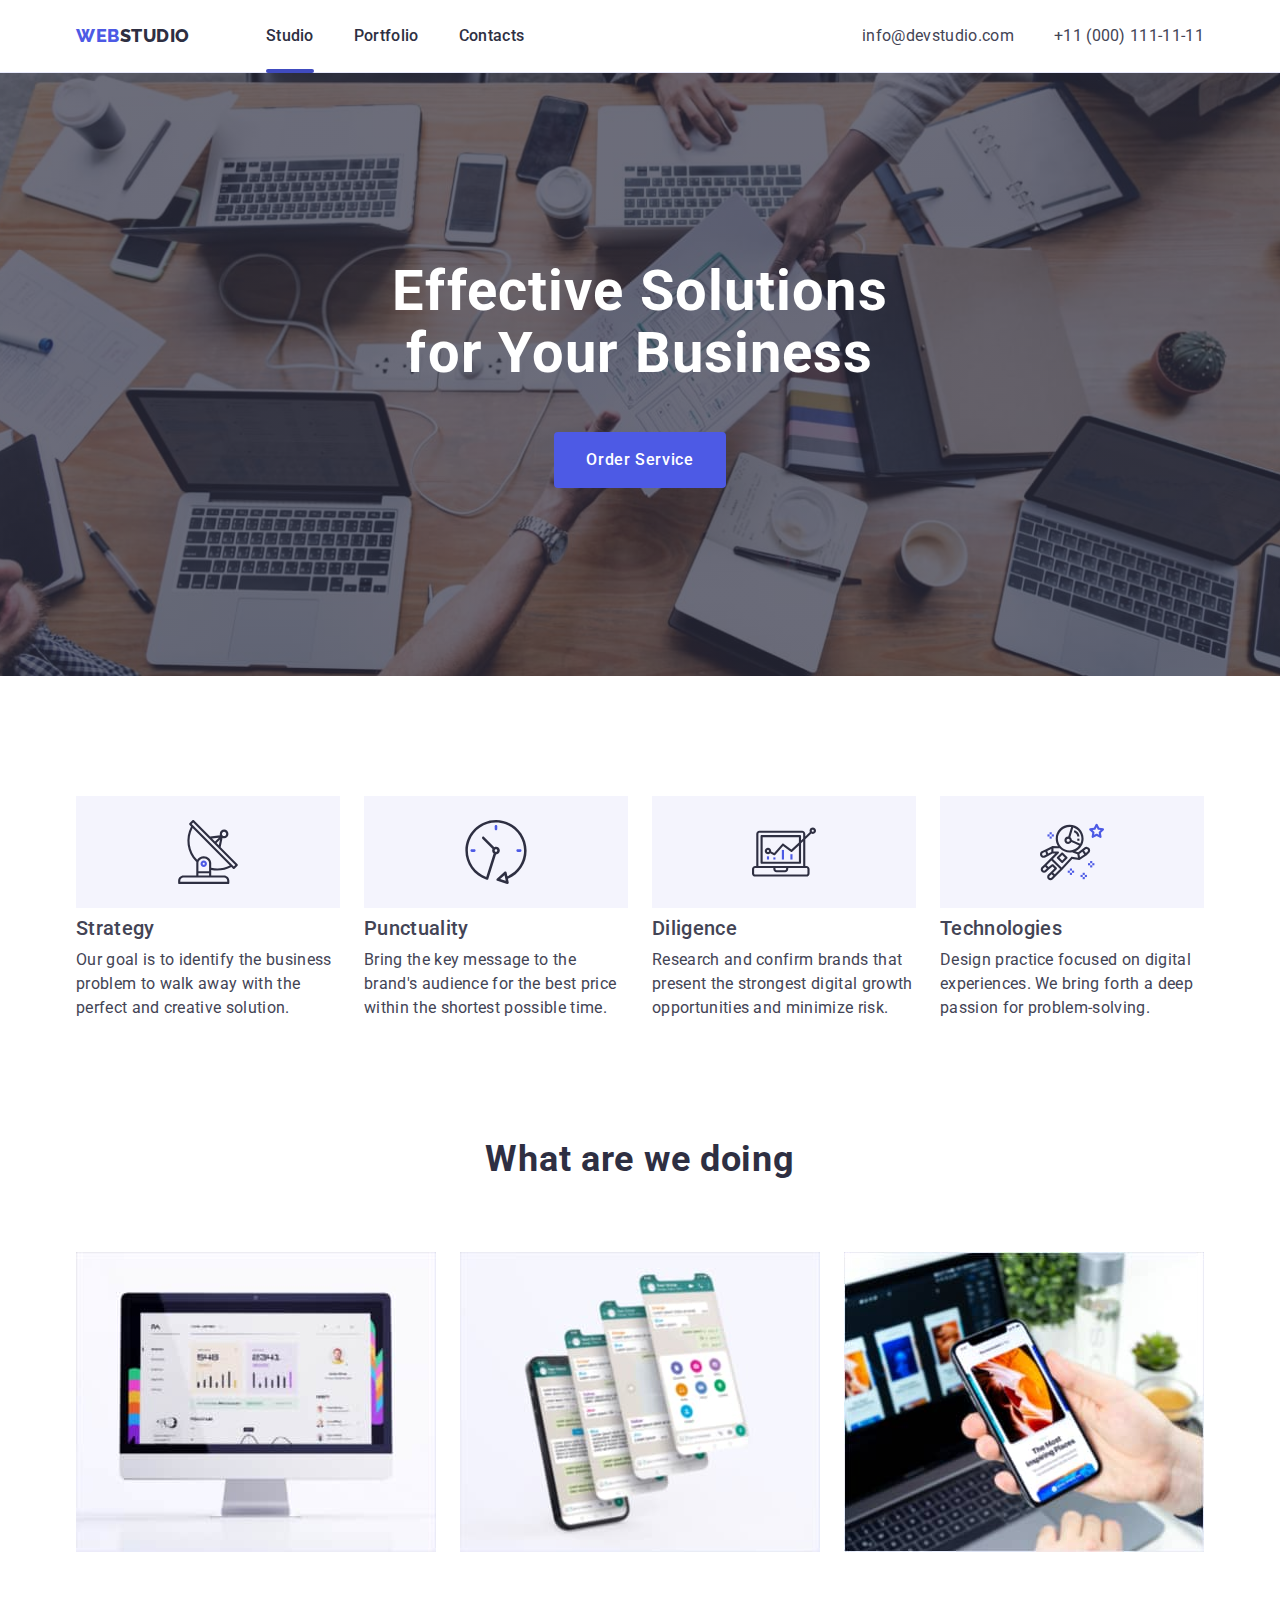
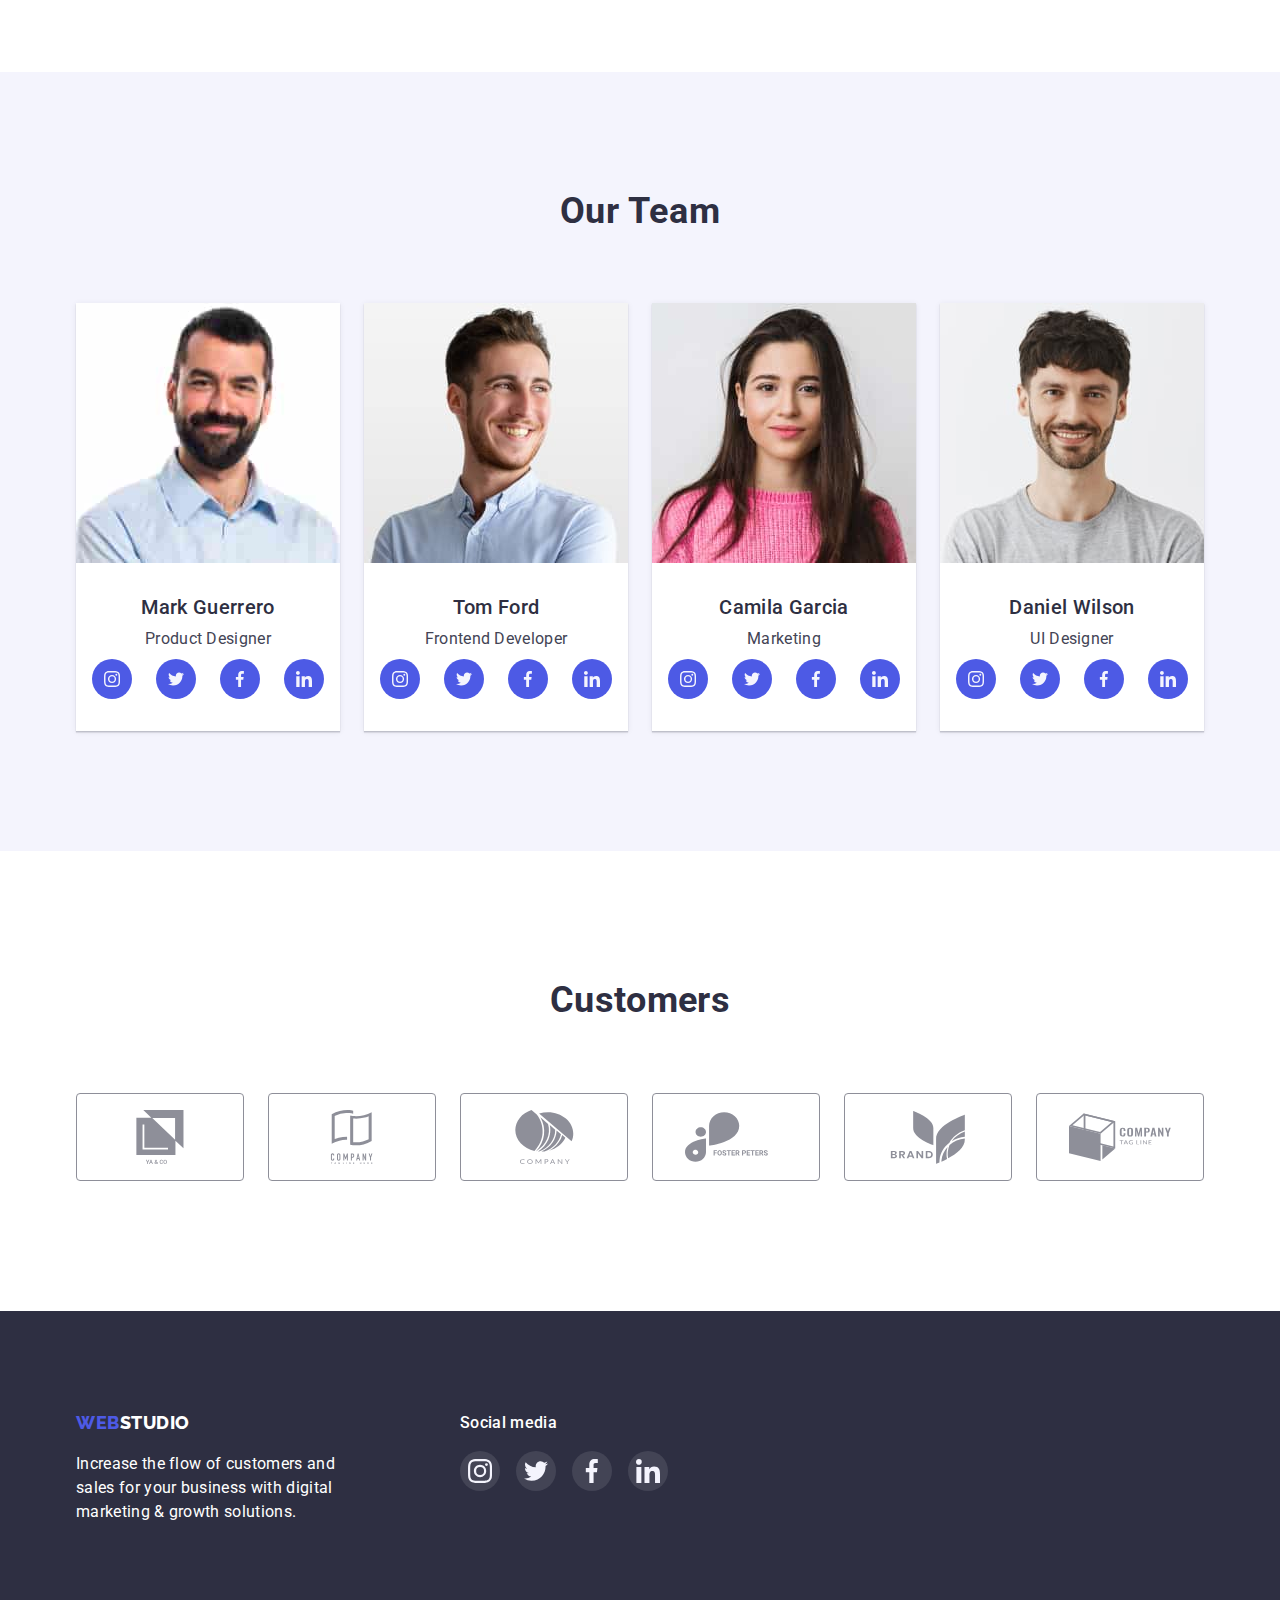
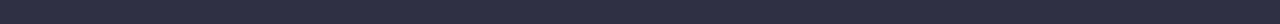
<file: index.html>
<!DOCTYPE html>
<html lang="en">
  <head>
    <meta charset="UTF-8" />
    <meta http-equiv="X-UA-Compatible" content="IE=edge" />
    <meta name="viewport" content="width=device-width, initial-scale=1.0" />
    <title>WebStudio</title>

    <link
      href="https://fonts.googleapis.com/css2?family=Raleway:wght@800&family=Roboto+Condensed&family=Roboto:wght@400;500;700&display=swap"
      rel="stylesheet"
    />
    <link
      rel="stylesheet"
      href="https://cdnjs.cloudflare.com/ajax/libs/modern-normalize/1.1.0/modern-normalize.min.css"
    />
    <link rel="stylesheet" href="./css/style.css" />
  </head>
  <body>
    <header class="page-hader">
      <!--navigation-->
      <div class="container">
        <div class="header-section">
          <nav class="nav-block">
            <a href="./index.html" class="logo"
              ><span class="logo-part">Web</span>Studio</a
            >
            <ul class="navbar">
              <li class="navbar-list item list">
                <a href="./index.html" class="navbar-link current">Studio</a>
              </li>
              <li class="navbar-list item list">
                <a href="./portfolio.html" class="navbar-link">Portfolio</a>
              </li>
              <li class="navbar-list item list">
                <a href="#" class="navbar-link">Contacts</a>
              </li>
            </ul>
          </nav>

          <address class="address">
            <ul class="address-block">
              <li class="contacts-list item list">
                <a href="mailto:info@devstudio.com" class="contacts-mail"
                  >info@devstudio.com</a
                >
              </li>
              <li class="contacts-list item list">
                <a href="tel:+110001111111" class="contacts-tel"
                  >+11 (000) 111-11-11</a
                >
              </li>
            </ul>
          </address>
        </div>
      </div>
    </header>

    <!--main informarion, hero-->
    <main>
      <section class="hero-page">
        <div class="container">
          <h1 class="hero-title">
            Effective Solutions <br />
            for Your Business
          </h1>
          <button data-modal-open class="hero-btn" type="button">
            Order Service
          </button>
        </div>
        <div class="backdrop is-hidden" data-modal>
          <div class="modal">
            <button data-modal-close class="close-hero_modal" type="button">
              <svg class="close-icon">
                <use
                  href="./images/social_links/symbol-defs.svg#icon-close-icon"
                ></use>
              </svg>
            </button>
          </div>
        </div>
      </section>

      <!--Features-->

      <section class="features-block">
        <div class="container">
          <h2 class="visually-hidden">Features</h2>
          <ul class="features">
            <li class="features-list strategy list">
              <h3 class="features-title title">Strategy</h3>

              <p class="features-text">
                Our goal is to identify the business problem to walk away with
                the perfect and creative solution.
              </p>
            </li>
            <li class="features-list punctuality list">
              <h3 class="features-title title">Punctuality</h3>

              <p class="features-text">
                Bring the key message to the brand's audience for the best price
                within the shortest possible time.
              </p>
            </li>
            <li class="features-list diligence list">
              <h3 class="features-title title">Diligence</h3>
              <p class="features-text">
                Research and confirm brands that present the strongest digital
                growth opportunities and minimize risk.
              </p>
            </li>
            <li class="features-list technologies list">
              <h3 class="features-title title">Technologies</h3>

              <p class="features-text">
                Design practice focused on digital experiences. We bring forth a
                deep passion for problem-solving.
              </p>
            </li>
          </ul>
        </div>
      </section>

      <!--competence-->

      <section class="work-section">
        <div class="container">
          <h2 class="work-title title">What are we doing</h2>
          <ul class="work_image-set">
            <li class="work-list item list">
              <img
                src="./images/new_images/photo1.jpg"
                width="360"
                height="300"
                alt="computer monitor"
              />
            </li>
            <li class="work-list item list">
              <img
                src="./images/new_images/photo2.jpg"
                width="360"
                height="300"
                alt="slides"
              />
            </li>
            <li class="work-list item list">
              <img
                src="./images/new_images/photo3.jpg"
                width="360"
                height="300"
                alt="phone in hand"
              />
            </li>
          </ul>
        </div>
      </section>

      <!--team-->

      <section class="team">
        <div class="container">
          <h2 class="team-title">Our Team</h2>
          <ul class="team-list list">
            <li class="team-block item">
              <img
                src="./images/team/Mark.jpg"
                width="264"
                alt="Mark Guerrero Product Designer"
                class="team-image"
              />
              <div class="team-content">
                <div class="team-person">
                  <h3 class="team-member title">Mark Guerrero</h3>
                  <p class="team-text">Product Designer</p>
                </div>
                <div class="personal_social-links">
                  <ul class="personal-links list">
                    <li class="personal-item">
                      <a href="#" class="personal-link">
                        <svg class="personal_media-icon">
                          <use
                            href="./images/social_links/symbol-defs.svg#icon-instagram"
                          ></use>
                        </svg>
                      </a>
                    </li>
                    <li class="personal-item">
                      <a href="#" class="personal-link">
                        <svg class="personal_media-icon">
                          <use
                            href="./images/social_links/symbol-defs.svg#icon-twitter"
                          ></use>
                        </svg>
                      </a>
                    </li>
                    <li class="personal-item">
                      <a href="#" class="personal-link">
                        <svg class="personal_media-icon">
                          <use
                            href="./images/social_links/symbol-defs.svg#icon-facebook"
                          ></use>
                        </svg>
                      </a>
                    </li>
                    <li class="personal-item">
                      <a href="#" class="personal-link">
                        <svg class="personal_media-icon">
                          <use
                            href="./images/social_links/symbol-defs.svg#icon-linkedin"
                          ></use>
                        </svg>
                      </a>
                    </li>
                  </ul>
                </div>
              </div>
            </li>

            <li class="team-block item">
              <img src="./images/team/Tom.jpg" width="264" alt="Tom Ford" />

              <div class="team-content">
                <div class="team-person">
                  <h3 class="team-member title">Tom Ford</h3>
                  <p class="team-text">Frontend Developer</p>
                </div>
                <div class="personal_social-links">
                  <ul class="personal-links list">
                    <li class="personal-item">
                      <a href="#" class="personal-link">
                        <svg class="personal_media-icon">
                          <use
                            href="./images/social_links/symbol-defs.svg#icon-instagram"
                          ></use>
                        </svg>
                      </a>
                    </li>
                    <li class="personal-item">
                      <a href="#" class="personal-link">
                        <svg class="personal_media-icon">
                          <use
                            href="./images/social_links/symbol-defs.svg#icon-twitter"
                          ></use>
                        </svg>
                      </a>
                    </li>
                    <li class="personal-item">
                      <a href="#" class="personal-link">
                        <svg class="personal_media-icon">
                          <use
                            href="./images/social_links/symbol-defs.svg#icon-facebook"
                          ></use>
                        </svg>
                      </a>
                    </li>
                    <li class="personal-item">
                      <a href="#" class="personal-link">
                        <svg class="personal_media-icon">
                          <use
                            href="./images/social_links/symbol-defs.svg#icon-linkedin"
                          ></use>
                        </svg>
                      </a>
                    </li>
                  </ul>
                </div>
              </div>
            </li>

            <li class="team-block item">
              <img
                src="./images/team/Camila.jpg"
                width="264"
                alt="Camila Garcia Marketing"
              />
              <div class="team-content">
                <div class="team-person">
                  <h3 class="team-member title">Camila Garcia</h3>
                  <p class="team-text">Marketing</p>
                </div>
                <div class="personal_social-links">
                  <ul class="personal-links list">
                    <li class="personal-item">
                      <a href="#" class="personal-link">
                        <svg class="personal_media-icon">
                          <use
                            href="./images/social_links/symbol-defs.svg#icon-instagram"
                          ></use>
                        </svg>
                      </a>
                    </li>
                    <li class="personal-item">
                      <a href="#" class="personal-link">
                        <svg class="personal_media-icon">
                          <use
                            href="./images/social_links/symbol-defs.svg#icon-twitter"
                          ></use>
                        </svg>
                      </a>
                    </li>
                    <li class="personal-item">
                      <a href="#" class="personal-link">
                        <svg class="personal_media-icon">
                          <use
                            href="./images/social_links/symbol-defs.svg#icon-facebook"
                          ></use>
                        </svg>
                      </a>
                    </li>
                    <li class="personal-item">
                      <a href="#" class="personal-link">
                        <svg class="personal_media-icon">
                          <use
                            href="./images/social_links/symbol-defs.svg#icon-linkedin"
                          ></use>
                        </svg>
                      </a>
                    </li>
                  </ul>
                </div>
              </div>
            </li>

            <li class="team-block item">
              <img
                src="./images/team/Daniel.jpg"
                width="264"
                alt="Tom Ford Frontend Developer"
              />
              <div class="team-content">
                <div class="team-person">
                  <h3 class="team-member title" title>Daniel Wilson</h3>
                  <p class="team-text">UI Designer</p>
                </div>
                <div class="personal_social-links">
                  <ul class="personal-links list">
                    <li class="personal-item">
                      <a href="#" class="personal-link">
                        <svg class="personal_media-icon">
                          <use
                            href="./images/social_links/symbol-defs.svg#icon-instagram"
                          ></use>
                        </svg>
                      </a>
                    </li>
                    <li class="personal-item">
                      <a href="#" class="personal-link">
                        <svg class="personal_media-icon">
                          <use
                            href="./images/social_links/symbol-defs.svg#icon-twitter"
                          ></use>
                        </svg>
                      </a>
                    </li>
                    <li class="personal-item">
                      <a href="#" class="personal-link">
                        <svg class="personal_media-icon">
                          <use
                            href="./images/social_links/symbol-defs.svg#icon-facebook"
                          ></use>
                        </svg>
                      </a>
                    </li>
                    <li class="personal-item">
                      <a href="#" class="personal-link">
                        <svg class="personal_media-icon">
                          <use
                            href="./images/social_links/symbol-defs.svg#icon-linkedin"
                          ></use>
                        </svg>
                      </a>
                    </li>
                  </ul>
                </div>
              </div>
            </li>
          </ul>
        </div>
      </section>
      <section class="customer-block">
        <div class="container">
          <h2 class="customer-title">Customers</h2>
          <ul class="customer-list list">
            <li class="brand-list">
              <a href="#" class="customer-link">
                <svg class="brand-link">
                  <use
                    href="./images/customers/symbol-defs.svg#icon-client1"
                  ></use>
                </svg>
              </a>
            </li>
            <li class="brand-list">
              <a href="#" class="customer-link">
                <div class="proba">
                  <svg class="brand-link">
                    <use
                      href="./images/customers/symbol-defs.svg#icon-client2"
                    ></use>
                  </svg>
                </div>
              </a>
            </li>
            <li class="brand-list">
              <a href="#" class="customer-link">
                <svg class="brand-link">
                  <use
                    href="./images/customers/symbol-defs.svg#icon-client3"
                  ></use>
                </svg>
              </a>
            </li>
            <li class="brand-list">
              <a href="#" class="customer-link">
                <svg class="brand-link">
                  <use
                    href="./images/customers/symbol-defs.svg#icon-client4"
                  ></use>
                </svg>
              </a>
            </li>
            <li class="brand-list">
              <a href="#" class="customer-link">
                <svg class="brand-link">
                  <use
                    href="./images/customers/symbol-defs.svg#icon-client5"
                  ></use>
                </svg>
              </a>
            </li>
            <li class="brand-list">
              <a href="#" class="customer-link">
                <svg class="brand-link">
                  <use
                    href="./images/customers/symbol-defs.svg#icon-client6"
                  ></use>
                </svg>
              </a>
            </li>
          </ul>
        </div>
      </section>
    </main>

    <!--footer-->

    <footer class="footer">
      <div class="container">
        <div class="footer-block">
          <div class="footer-logo">
            <a href="./index.html" class="logo"
              ><span class="logo-part">Web</span
              ><span class="logo-second">Studio</span></a
            >
            <div class="footer-text">
              <p>
                Increase the flow of customers and sales for your business with
                digital marketing & growth solutions.
              </p>
            </div>
          </div>

          <div class="social-links">
            <h3 class="socialmedia-title">Social media</h3>
            <ul class="socialmedia-list list">
              <li class="socialmedia-item">
                <a href="#" class="socialmedia-link">
                  <svg class="socialmedia-icon">
                    <use
                      href="./images/social_links/symbol-defs.svg#icon-instagram"
                    ></use>
                  </svg>
                </a>
              </li>
              <li class="socialmedia-item">
                <a href="#" class="socialmedia-link">
                  <svg class="socialmedia-icon" width="24" height="24">
                    <use
                      href="./images/social_links/symbol-defs.svg#icon-twitter"
                    ></use>
                  </svg>
                </a>
              </li>
              <li class="socialmedia-item">
                <a href="#" class="socialmedia-link">
                  <svg class="socialmedia-icon" width="24" height="24">
                    <use
                      href="./images/social_links/symbol-defs.svg#icon-facebook"
                    ></use>
                  </svg>
                </a>
              </li>
              <li class="socialmedia-item">
                <a href="#" class="socialmedia-link">
                  <svg class="socialmedia-icon" width="24" height="24">
                    <use
                      href="./images/social_links/symbol-defs.svg#icon-linkedin"
                    ></use>
                  </svg>
                </a>
              </li>
            </ul>
          </div>
        </div>
      </div>
    </footer>
    <script src="./js/modal.js"></script>
  </body>
</html>
</file>
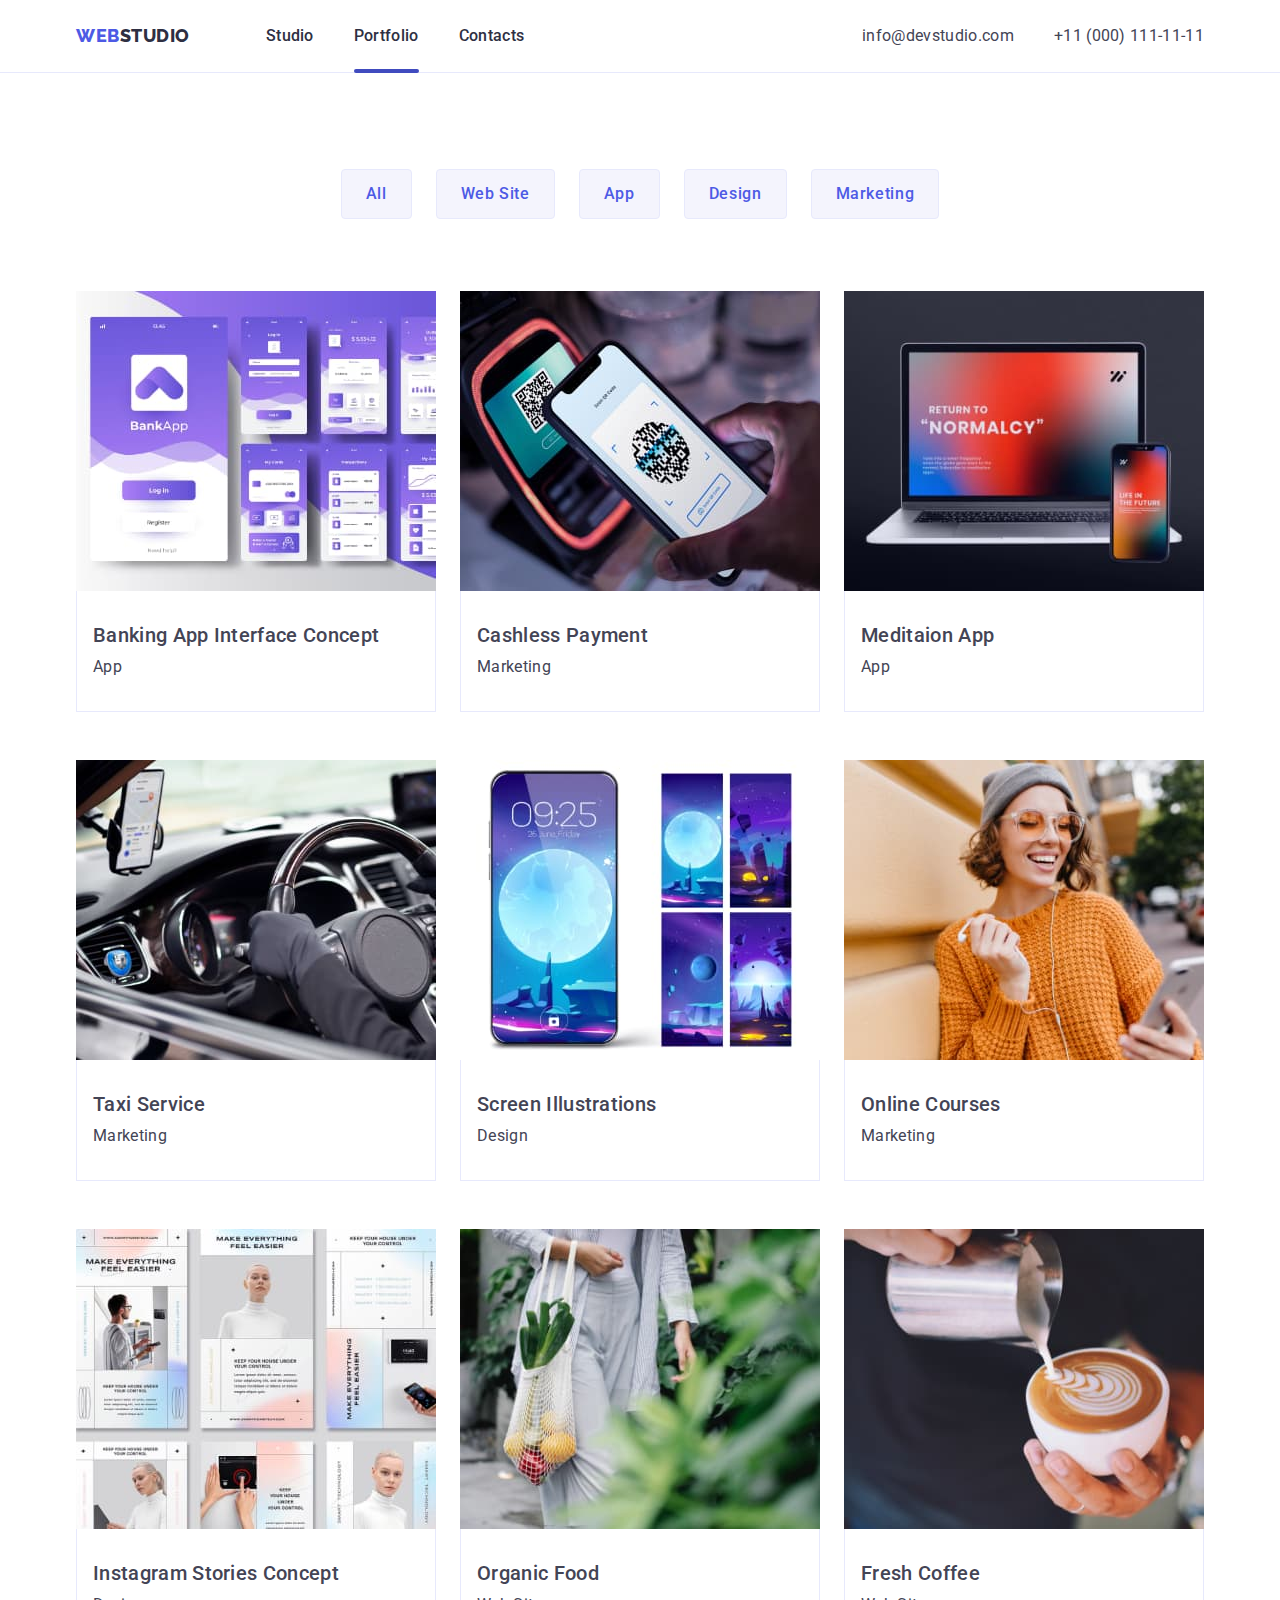
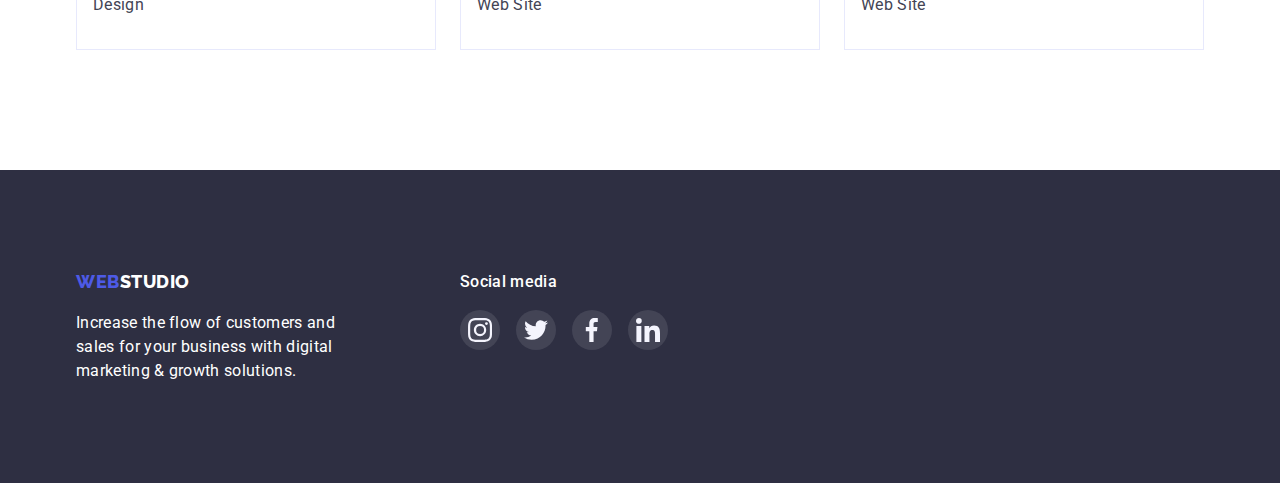
<file: portfolio.html>
<!DOCTYPE html>
<html lang="en">
  <head>
    <meta charset="UTF-8" />
    <meta http-equiv="X-UA-Compatible" content="IE=edge" />
    <meta name="viewport" content="width=device-width, initial-scale=1.0" />
    <title>Portfolio</title>
    <link
      href="https://fonts.googleapis.com/css2?family=Raleway:wght@800&family=Roboto+Condensed&family=Roboto:wght@400;500;700&display=swap"
      rel="stylesheet"
    />
    <link
      rel="stylesheet"
      href="https://cdnjs.cloudflare.com/ajax/libs/modern-normalize/1.1.0/modern-normalize.min.css"
    />
    <link rel="stylesheet" href="./css/style.css" />
  </head>
  <body>
    <header class="page-hader">
      <!--navigation-->
      <div class="container">
        <div class="header-section">
          <nav class="nav-block">
            <a href="./index.html" class="logo"
              ><span class="logo-part">Web</span>Studio</a
            >
            <ul class="navbar">
              <li class="navbar-list item list">
                <a href="./index.html" class="navbar-link">Studio</a>
              </li>
              <li class="navbar-list item list">
                <a href="./portfolio.html" class="navbar-link current"
                  >Portfolio</a
                >
              </li>
              <li class="navbar-list item list">
                <a href="" class="navbar-link">Contacts</a>
              </li>
            </ul>
          </nav>

          <address class="address">
            <ul class="address-block">
              <li class="contacts-list item list">
                <a href="mailto:info@devstudio.com" class="contacts-mail"
                  >info@devstudio.com</a
                >
              </li>
              <li class="contacts-list item list">
                <a href="tel:+110001111111" class="contacts-tel"
                  >+11 (000) 111-11-11</a
                >
              </li>
            </ul>
          </address>
        </div>
      </div>
    </header>

    <!--portfolio-->
    <section class="portfolio">
      <div class="container">
        <h1 class="visually-hidden">buttons block</h1>
        <ul class="buttons-list list">
          <li class="button-filter">
            <button type="button" class="button-item">All</button>
          </li>

          <li class="button-filter">
            <button type="button" class="button-item">Web Site</button>
          </li>

          <li class="button-filter">
            <button type="button" class="button-item">App</button>
          </li>

          <li class="button-filter">
            <button type="button" class="button-item">Design</button>
          </li>

          <li class="button-filter">
            <button type="button" class="button-item">Marketing</button>
          </li>
        </ul>
      </div>
      <div class="container">
        <div class="porfolio-card">
          <ul class="portfolio-block">
            <li class="portfolio-list item list">
              <a href="#" class="portfilio_link">
                <div class="portfolio_thumb">
                  <img
                    src="./images/portfolio/bankapp.jpg"
                    alt="example mobile banking app"
                  />

                  <div class="portfolio_overlay">
                    <p>
                      Lorem ipsum dolor sit amet consectetur adipisicing elit.
                      Laborum cupiditate at a fugiat beatae! Rem dolorum nostrum
                      eaque consequatur, odio debitis velit consequuntur
                      aliquam, delectus reprehenderit laboriosam numquam
                      deserunt quas!
                    </p>
                  </div>
                </div>
                <div class="portfolio-content">
                  <h2 class="portfolio-title title">
                    Banking App Interface Concept
                  </h2>
                  <p class="portfolio-text">App</p>
                </div>
              </a>
            </li>

            <li class="portfolio-list item list">
              <a href="#" class="portfilio_link">
                <div class="portfolio_thumb">
                  <img
                    src="./images/portfolio/nfc.jpg"
                    width="360"
                    height="300"
                    alt="example cashless payment"
                  />
                  <div class="portfolio_overlay">
                    <p>
                      Lorem ipsum dolor sit amet consectetur adipisicing elit.
                      Laborum cupiditate at a fugiat beatae! Rem dolorum nostrum
                      eaque consequatur, odio debitis velit consequuntur
                      aliquam, delectus reprehenderit laboriosam numquam
                      deserunt quas!
                    </p>
                  </div>
                </div>
                <div class="portfolio-content">
                  <h2 class="portfolio-title title">Cashless Payment</h2>
                  <p class="portfolio-text">Marketing</p>
                </div></a
              >
            </li>
            <li class="portfolio-list item list">
              <a href="#" class="portfilio_link">
                <div class="portfolio_thumb">
                  <img
                    src="./images/portfolio/maditationapp.jpg"
                    width="360"
                    height="300"
                    alt="example maditation app on lap top"
                  />
                  <div class="portfolio_overlay">
                    <p>
                      Lorem ipsum dolor sit amet consectetur adipisicing elit.
                      Laborum cupiditate at a fugiat beatae! Rem dolorum nostrum
                      eaque consequatur, odio debitis velit consequuntur
                      aliquam, delectus reprehenderit laboriosam numquam
                      deserunt quas!
                    </p>
                  </div>
                </div>
                <div class="portfolio-content">
                  <h2 class="portfolio-title title">Meditaion App</h2>
                  <p class="portfolio-text">App</p>
                </div></a
              >
            </li>
            <li class="portfolio-list item list">
              <a href="#" class="portfilio_link">
                <div class="portfolio_thumb">
                  <img
                    src="./images/portfolio/taxiapp.jpg"
                    width="360"
                    height="300"
                    alt="driver watching mobile taxi app"
                  />
                  <div class="portfolio_overlay">
                    <p>
                      Lorem ipsum dolor sit amet consectetur adipisicing elit.
                      Laborum cupiditate at a fugiat beatae! Rem dolorum nostrum
                      eaque consequatur, odio debitis velit consequuntur
                      aliquam, delectus reprehenderit laboriosam numquam
                      deserunt quas!
                    </p>
                  </div>
                </div>

                <div class="portfolio-content">
                  <h2 class="portfolio-title title">Taxi Service</h2>
                  <p class="portfolio-text">Marketing</p>
                </div></a
              >
            </li>
            <li class="portfolio-list item list">
              <a href="#" class="portfilio_link">
                <div class="portfolio_thumb">
                  <img
                    src="./images/portfolio/screen.jpg"
                    width="360"
                    height="300"
                    alt="mobile phone screen with 4 kinds of pictures"
                  />
                  <div class="portfolio_overlay">
                    <p class="content-overlay">
                      Lorem ipsum dolor sit amet consectetur adipisicing elit.
                      Laborum cupiditate at a fugiat beatae! Rem dolorum nostrum
                      eaque consequatur, odio debitis velit consequuntur
                      aliquam, delectus reprehenderit laboriosam numquam
                      deserunt quas!
                    </p>
                  </div>
                </div>
                <div class="portfolio-content">
                  <h2 class="portfolio-title title">Screen Illustrations</h2>
                  <p class="portfolio-text">Design</p>
                </div></a
              >
            </li>

            <li class="portfolio-list item list">
              <a href="#" class="portfilio_link">
                <div class="portfolio_thumb">
                  <img
                    src="./images/portfolio/courses.jpg"
                    width="360"
                    height="300"
                    alt="red hair girl watching phone and smile"
                  />
                  <div class="portfolio_overlay">
                    <p>
                      Lorem ipsum dolor sit amet consectetur adipisicing elit.
                      Laborum cupiditate at a fugiat beatae! Rem dolorum nostrum
                      eaque consequatur, odio debitis velit consequuntur
                      aliquam, delectus reprehenderit laboriosam numquam
                      deserunt quas!
                    </p>
                  </div>
                </div>
                <div class="portfolio-content">
                  <h2 class="portfolio-title title">Online Courses</h2>
                  <p class="portfolio-text">Marketing</p>
                </div></a
              >
            </li>
            <li class="portfolio-list item list">
              <a href="#" class="portfilio_link">
                <div class="portfolio_thumb">
                  <img
                    src="./images/portfolio/instagram.jpg"
                    width="360"
                    height="300"
                    alt="collage different instagram pages style"
                  />
                  <div class="portfolio_overlay">
                    <p>
                      Lorem ipsum dolor sit amet consectetur adipisicing elit.
                      Laborum cupiditate at a fugiat beatae! Rem dolorum nostrum
                      eaque consequatur, odio debitis velit consequuntur
                      aliquam, delectus reprehenderit laboriosam numquam
                      deserunt quas!
                    </p>
                  </div>
                </div>
                <div class="portfolio-content">
                  <h2 class="portfolio-title title">
                    Instagram Stories Concept
                  </h2>
                  <p class="portfolio-text">Design</p>
                </div></a
              >
            </li>
            <li class="portfolio-list item list">
              <a href="#" class="portfilio_link">
                <div class="portfolio_thumb">
                  <img
                    src="./images/portfolio/food.jpg"
                    width="360"
                    height="300"
                    alt="a woman carries fresh vegetables"
                  />
                  <div class="portfolio_overlay">
                    <p>
                      Lorem ipsum dolor sit amet consectetur adipisicing elit.
                      Laborum cupiditate at a fugiat beatae! Rem dolorum nostrum
                      eaque consequatur, odio debitis velit consequuntur
                      aliquam, delectus reprehenderit laboriosam numquam
                      deserunt quas!
                    </p>
                  </div>
                </div>
                <div class="portfolio-content">
                  <h2 class="portfolio-title title">Organic Food</h2>
                  <p class="portfolio-text">Web Site</p>
                </div></a
              >
            </li>
            <li class="portfolio-list item list">
              <a href="#" class="portfilio_link">
                <div class="portfolio_thumb">
                  <img
                    src="./images/portfolio/cofeee.jpg"
                    width="360"
                    height="300"
                    alt="barista pours coffee into a cup"
                  />
                  <div class="portfolio_overlay">
                    <p>
                      Lorem ipsum dolor sit amet consectetur adipisicing elit.
                      Laborum cupiditate at a fugiat beatae! Rem dolorum nostrum
                      eaque consequatur, odio debitis velit consequuntur
                      aliquam, delectus reprehenderit laboriosam numquam
                      deserunt quas!
                    </p>
                  </div>
                </div>
                <div class="portfolio-content">
                  <h2 class="portfolio-title title">Fresh Coffee</h2>
                  <p class="portfolio-text">Web Site</p>
                </div></a
              >
            </li>
          </ul>
        </div>
      </div>
    </section>

    <!--footer-->
    <footer class="footer">
      <div class="container">
        <div class="footer-block">
          <div class="footer-logo">
            <a href="./index.html" class="logo"
              ><span class="logo-part">Web</span
              ><span class="logo-second">Studio</span></a
            >
            <div class="footer-text">
              <p>
                Increase the flow of customers and sales for your business with
                digital marketing & growth solutions.
              </p>
            </div>
          </div>

          <div class="social-links">
            <h3 class="socialmedia-title">Social media</h3>
            <ul class="socialmedia-list list">
              <li class="socialmedia-item">
                <a href="#" class="socialmedia-link">
                  <svg class="socialmedia-icon">
                    <use
                      href="./images/social_links/symbol-defs.svg#icon-instagram"
                    ></use>
                  </svg>
                </a>
              </li>
              <li class="socialmedia-item">
                <a href="#" class="socialmedia-link">
                  <svg class="socialmedia-icon">
                    <use
                      href="./images/social_links/symbol-defs.svg#icon-twitter"
                    ></use>
                  </svg>
                </a>
              </li>
              <li class="socialmedia-item">
                <a href="#" class="socialmedia-link">
                  <svg class="socialmedia-icon">
                    <use
                      href="./images/social_links/symbol-defs.svg#icon-facebook"
                    ></use>
                  </svg>
                </a>
              </li>
              <li class="socialmedia-item">
                <a href="#" class="socialmedia-link">
                  <svg class="socialmedia-icon">
                    <use
                      href="./images/social_links/symbol-defs.svg#icon-linkedin"
                    ></use>
                  </svg>
                </a>
              </li>
            </ul>
          </div>
        </div>
      </div>
    </footer>
  </body>
</html>
</file>
<file: css/style.css>
/*----------special properties-------*/
:root {
  --primery-text-color: #434455;
  --title-text-color: #2e2f42;
  --accent-color: #4d5ae5;
  --accent-color-hover: #404bbf;
  --primary-bg-color: #ffffff;
  --secodary-text-color: #ffffff;
  --main-bcg-color: #f4f4fd;
  --button-main-color: #f4f4fd;
  --button-border-color: #e7e9fc;
  --main-small-space: 24px;
  --main-large-spase: 120px;
}
.visually-hidden {
  position: absolute;
  width: 1px;
  height: 1px;
  margin: -1px;
  border: 0;
  padding: 0;

  white-space: nowrap;
  clip-path: inset(100%);
  clip: rect(0 0 0 0);
  overflow: hidden;
}
/*------------global-----------------*/

body {
  color: var(--primery-text-color);
  font-family: "Roboto", sans-serif;
  font-size: 16px;
  line-height: 1.5;
  letter-spacing: 0.02em;
  margin: 0px;
}

.list {
  list-style: none;
}

.title {
  font-size: 20px;
  font-weight: 500;
  line-height: 1.2;
}

h1,
h2,
h3,
ul,
p {
  padding: 0;
  margin: 0;
}

.container {
  width: 1158px;
  padding-left: 15px;
  padding-right: 15px;
  margin-right: auto;
  margin-left: auto;
}
img {
  display: block;
  max-width: 100%;
  height: auto;
}
a {
  text-decoration: none;
  font-style: normal;
}

/*---header----*/
.page-hader {
  padding: var(--main-small-space);
  border-bottom: 1px solid var(--button-border-color);
}
.header-section {
  display: flex;
}

/*-------------block nav-----------*/

/*-------------logo----------------*/
.logo {
  color: var(--title-text-color);
  font-family: Raleway;
  font-weight: 800;
  font-size: 18px;
  line-height: 1.33;
  letter-spacing: 0.03em;
  text-transform: uppercase;
}
.logo-part {
  color: var(--accent-color);
}
.logo-second {
  color: var(--secodary-text-color);
}

.nav-block {
  display: flex;
  transition: color 0, 5s linear;
}

.navbar {
  display: flex;
  margin-left: 76px;
  gap: 40px;
}

.navbar-link {
  display: flex;
  font-size: 16px;
  font-weight: 500;
  position: relative;
  color: var(--title-text-color);
  transition: 0.25s linear;
}

.navbar-link:hover,
.navbar-link:focus {
  color: var(--accent-color-hover);
}

.navbar-list {
  position: relative;
  transition: 0.25s linear;
}
.current::after {
  content: "";
  position: absolute;
  display: block;
  top: 45px;
  left: 0px;

  width: 100%;
  height: 4px;
  background-color: var(--accent-color-hover);

  border-radius: 2px;
}

/*-----------address block----------*/
.address {
  margin-left: auto;
}
.address-block {
  display: flex;
  gap: 40px;
}

.contacts-mail,
.contacts-tel {
  text-decoration: none;
  color: var(--primery-text-color);
  font-size: 16px;
}

.contacts-mail:hover,
.contacts-mail:focus {
  color: var(--accent-color-hover);
}
.contacts-tel:hover,
.contacts-tel:focus {
  color: var(--accent-color-hover);
}
/*-------------block nav-----------*/

/*------------------hero block--------*/
.hero-page {
  color: var(--secodary-text-color);
  max-width: 1440px;

  margin-bottom: var(--main-large-spase);
  margin-left: auto;
  margin-right: auto;
  padding-top: 188px;
  padding-bottom: 188px;
  text-align: center;
  content: "";

  background-color: var(--primery-text-color);
  background-image: linear-gradient(
      rgba(46, 47, 66, 0.7),
      rgba(46, 47, 66, 0.7)
    ),
    url(../images/background/people-office\ 1.jpg);

  background-repeat: no-repeat;
  background-position: center center;
  background-size: cover;
}

.hero-title {
  font-weight: 700;
  font-size: 56px;
  line-height: 1.1;
  letter-spacing: 0.02em;
  margin-bottom: 48px;
}

.hero-btn {
  display: block;
  border-radius: 4px;
  min-width: 169px;
  padding: 16px 32px;
  margin: 0 auto;
  border: none;

  color: var(--secodary-text-color);
  background-color: var(--accent-color);
  font-weight: 500;
  letter-spacing: 0.04em;
  line-height: 1.5;
  cursor: pointer;
  transition: 250ms linear;
}

.hero-btn:hover,
.hero-btn:focus {
  background-color: var(--accent-color-hover);
}
.backdrop {
  position: fixed;
  top: 0;
  left: 0;
  width: 100%;
  height: 100%;

  background-color: rgba(46, 47, 66, 0.4);
  transition: opacity 250ms linear, visibility 250ms linear;
}
.is-hidden {
  visibility: hidden;
  pointer-events: none;
}
.backdrop.is-hidden {
  opacity: 0;
  pointer-events: none;
}
.modal {
  position: absolute;
  top: 50%;
  left: 50%;

  width: 408px;
  height: 576px;

  padding: 15px;

  background-color: #fcfcfc;
  border-radius: 4px;
  box-shadow: 0px 1px 1px rgba(0, 0, 0, 0.14), 0px 1px 3px rgba(0, 0, 0, 0.12),
    0px 2px 1px rgba(0, 0, 0, 0.2);

  transform: translate(-50%, -50%) scale(1);
  transition: 0.25s linear;
}
.backdrop.is-hidden .modal {
  transform: translate(-50%, -50%) scale(0);
}

.close-hero_modal {
  display: block;
  margin-left: auto;
  padding: 8px;

  width: 24px;
  height: 24px;
  border-radius: 50%;
  border: 1px solid rgba(0, 0, 0, 0.1);
  background-color: rgba(231, 233, 252, 1);
  cursor: pointer;
  transition: 0.25s linear;
}
.close-hero_modal:hover,
.close-hero_modal:focus {
  background-color: var(--accent-color-hover);
}

.close-icon {
  display: block;
  margin: auto;
  width: 100%;
  height: 100%;

  fill: #000000;
}
.close-icon:hover,
.close-icon:focus {
  fill: var(--primary-bg-color);
}

/*------------------features-------------*/
.features-block {
  margin-bottom: var(--main-large-spase);
}

.features {
  display: flex;
  gap: var(--main-small-space);
}

.features-title {
  margin-bottom: 8px;
}

.features-text {
  min-width: 264px;
  text-align: left;
}
.features-list::before {
  content: "";
  display: block;
  height: 112px;
  background-repeat: no-repeat;
  background-position: center;
  background-color: var(--button-main-color);
  padding: 24px 100px;
  margin-bottom: 8px;
}
.strategy::before {
  background-image: url(../images/background/antenna.svg);
}

.punctuality::before {
  background-image: url(../images/background/clock.svg);
}

.diligence::before {
  background-image: url(../images/background/diagram.svg);
}
.technologies::before {
  background-image: url(../images/background/astronaut.svg);
}
/*------------------competence------------*/
.work-section {
  margin-bottom: var(--main-large-spase);
}
.work-title {
  color: var(--title-text-color);
  font-size: 36px;
  font-weight: 700;
  line-height: 1.1;
  letter-spacing: 0.02em;
  margin-bottom: 72px;
  text-align: center;
}
.work-list {
  margin-left: var(--main-small-space);
}
.work-list:first-child {
  margin-left: 0;
}
.work_image-set {
  display: flex;
  flex-basis: calc(100% / 3);
  margin: 0;
}

/*---------------------team---------------*/
.team {
  align-content: center;
  margin-right: auto;
  margin-left: auto;
  padding-top: var(--main-large-spase);
  padding-bottom: var(--main-large-spase);
  background-color: var(--button-main-color);
}
.team-title {
  color: var(--title-text-color);
  font-size: 36px;
  font-weight: 700;
  line-height: 1.1;
  letter-spacing: 0.02em;
  text-align: center;
  margin-bottom: 72px;
}
.team-list {
  display: flex;
  gap: var(--main-small-space);
}
.team-block {
  background-color: var(--primary-bg-color);
  box-shadow: 0px 1px 6px rgba(46, 47, 66, 0.08),
    0px 1px 1px rgba(46, 47, 66, 0.16), 0px 2px 1px rgba(46, 47, 66, 0.08);
}
.team-content {
  padding: 32px 16px;
  text-align: center;
  border-radius: 0px 0px 4px 4px;
}

.team-member {
  color: var(--title-text-color);
  margin-bottom: 8px;
}
.team-image {
  background-color: var(--primary-bg-color);
}
.team-person {
  margin-bottom: 8px;
}
.personal-links {
  display: flex;
  justify-content: center;
  gap: 24px;
}

.personal-item {
  width: 40px;
  height: 40px;
}
.personal-link {
  display: flex;
  justify-content: center;
  align-items: center;
  width: 100%;
  height: 100%;
  border-radius: 50%;
  background-color: var(--accent-color);
  transition: 0.25s linear;
}
.personal-link:hover {
  background-color: var(--accent-color-hover);
}
.personal_media-icon {
  width: 16px;
  height: 16px;
}

/*-------customers---------*/
.customer-block {
  padding-top: 130px;
  padding-bottom: 130px;
  margin-right: auto;
  margin-left: auto;
  background-color: var(--primary-bg-color);
}
.customer-title {
  color: var(--title-text-color);
  font-weight: 700;
  font-size: 36px;
  line-height: 1.1;
  text-align: center;
  margin-bottom: 72px;
}

.customer-list {
  display: flex;
  justify-content: center;
  gap: 24px;
}
.customer-link {
  display: block;
}

.brand-list {
  display: flex;
  align-items: center;
  justify-content: center;
}

.brand-link {
  display: block;
  padding: 16px 32px;
  width: 168px;
  height: 88px;
  fill: #8e8f99;
  border: 1px solid #8e8f99;
  border-radius: 4px;
  transition: 0.25s linear;
}
.brand-link:hover,
.brand-link:focus {
  fill: var(--accent-color-hover);
  border-color: var(--accent-color-hover);
}

/*-------------------footer----------------*/
.footer {
  color: var(--secodary-text-color);
  background-color: #2e2f42;
  margin-right: auto;
  margin-left: auto;
  padding: 100px 0 100px 0;
}

.footer-block {
  display: flex;
}
.footer-text {
  margin-top: 16px;
}
.footer-logo {
  display: block;
  width: 264px;
}
.footer-logo > .logo {
  margin-bottom: 16px;
}

/*----social links---*/
.socialmedia-title {
  font-size: 16px;
  font-weight: 500;
  margin-bottom: 16px;
}
.social-links {
  margin-left: 120px;
  margin-right: auto;
}

.socialmedia-list {
  display: flex;
  justify-content: center;
  gap: 16px;
}
.socialmedia-item {
  width: 40px;
  height: 40px;
}

.socialmedia-link {
  display: flex;
  justify-content: center;
  align-items: center;
  width: 100%;
  height: 100%;
  border-radius: 50%;
  background-color: var(--primery-text-color);
  transition: 0.25s linear;
}
.socialmedia-link:is(:hover, :focus) {
  background-color: #31d0aa;
}
.socialmedia-icon {
  width: 24px;
  height: 24px;
}

/*-------------<page portfolio>------------*/

/*----------------buttons------------------*/
.buttons-list {
  display: flex;
  justify-content: center;

  padding-top: 96px;
  margin-bottom: 72px;
  gap: var(--main-small-space);
  transition: transform 250ms ease, opacity 1s ease;
}
.button-item {
  border: 1px solid var(--button-border-color);
  background-color: var(--button-main-color);
  color: var(--accent-color);
  padding: 12px 24px;
  border-radius: 4px;
  border-width: 1px;

  font-weight: 500;
  line-height: 1.5;
  text-align: center;
  letter-spacing: 0.04em;
  transition: 250ms linear, opacity 3s linear;
}
.button-item:hover,
.button-item:focus {
  border-color: var(--button-border-color);
  background-color: var(--accent-color-hover);
  color: var(--secodary-text-color);
  border-color: var(--accent-color-hover);
  transition: transform 250ms ease, opacity 1s ease;
}
.button-filter:hover {
  box-shadow: 0px 3px 1px rgba(0, 0, 0, 0.1), 0px 2px 1px rgba(0, 0, 0, 0.08),
    0px 2px 2px rgba(0, 0, 0, 0.12);
  border-radius: 4px;
}

/*-------------portfolio----------------*/
.portfolio {
  margin-bottom: 120px;
}

.portfolio-block {
  padding: 0;
  margin: 0;
  display: flex;
  flex-wrap: wrap;
}
.portfolio-block .list {
  margin-top: 48px;
  margin-right: var(--main-small-space);
}
.portfolio-block .list:nth-child(-n + 3) {
  margin-top: 0;
}
.portfolio-block .list:nth-child(3n) {
  margin-right: 0px;
}
.portfolio-list:hover {
  box-shadow: 0px 1px 6px rgba(46, 47, 66, 0.08),
    0px 1px 1px rgba(46, 47, 66, 0.16), 0px 2px 1px rgba(46, 47, 66, 0.08);
}

.portfolio-list {
  position: relative;
}
.portfolio-content {
  color: var(--primery-text-color);
  text-decoration: none;
  padding-top: 32px;
  padding-left: 16px;
  padding-bottom: 32px;
  text-align: left;
  border: 1px solid var(--button-border-color);
  border-top: none;
}
.portfolio-content:hover {
  border-color: var(--button-main-color);
}
.portfolio-title {
  margin-bottom: 8px;
}

.portfolio-text {
  font-size: 16px;
  font-weight: 400;
}

/*------------*/
.portfolio_thumb {
  position: relative;
  overflow: hidden;
}

.portfolio_overlay {
  display: inline-block;
  position: absolute;
  opacity: 0;

  top: 0;
  left: 0;
  width: 100%;
  height: 100%;
  background-color: var(--accent-color-hover);

  transform: translateY(100%);
  transition: transform 250ms ease, opacity 1s ease;
  padding: 40px 32px;
  color: var(--secodary-text-color);
}
.portfilio_link:is(:hover, :focus) .portfolio_overlay {
  transform: translateY(0);
  opacity: 1;
}
</file>
